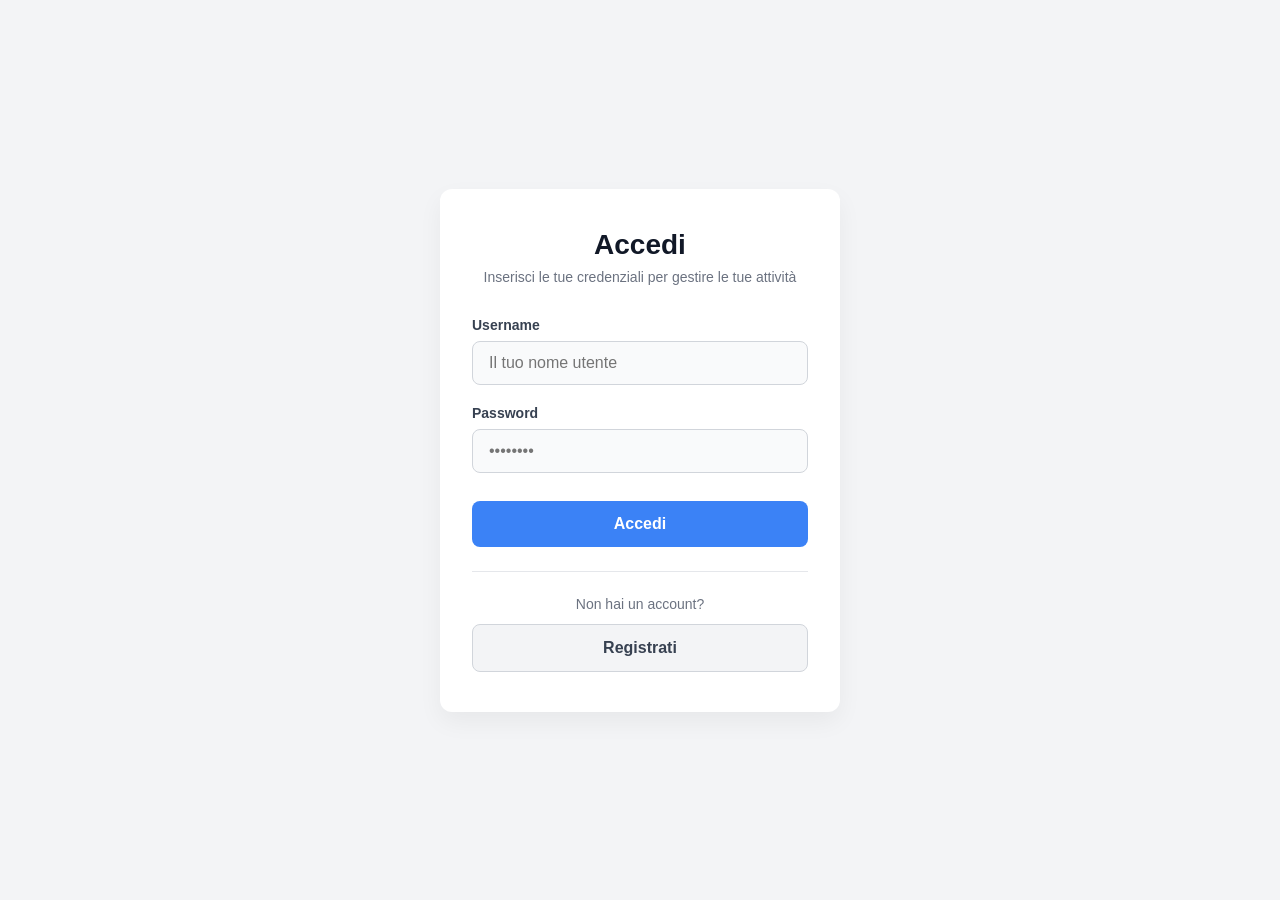
<file: index.html>
<!DOCTYPE html>
<html lang="it">
<head>
    <meta charset="UTF-8">
    <meta name="viewport" content="width=device-width, initial-scale=1.0">
    <title>TODO | Log-in</title>
    <link rel="stylesheet" href="./CSS/index.css">
</head>
<body>
    
    <main class="login-container">
        <form class="login-form" method="POST" action="./PHP/login.php">
            <h1>Accedi</h1>
            <p class="subtitle">Inserisci le tue credenziali per gestire le tue attività</p>

            <div class="input-group">
                <label for="username">Username</label>
                <input 
                    name="username" 
                    id="username" 
                    type="text" 
                    placeholder="Il tuo nome utente" 
                    required
                >
            </div>
            
            <div class="input-group">
                <label for="password">Password</label>
                <input 
                    name="password" 
                    id="password" 
                    type="password" 
                    placeholder="••••••••" 
                    required
                >
            </div>

            <button type="submit" class="btn-submit">Accedi</button>
        </form>

        <!-- Sezione per la registrazione -->
        <div class="register-section">
            <p>Non hai un account?</p>
            <a href="./HTML/signup.html" class="btn-register">Registrati</a>
        </div>
    </main>

</body>
</html>
</file>
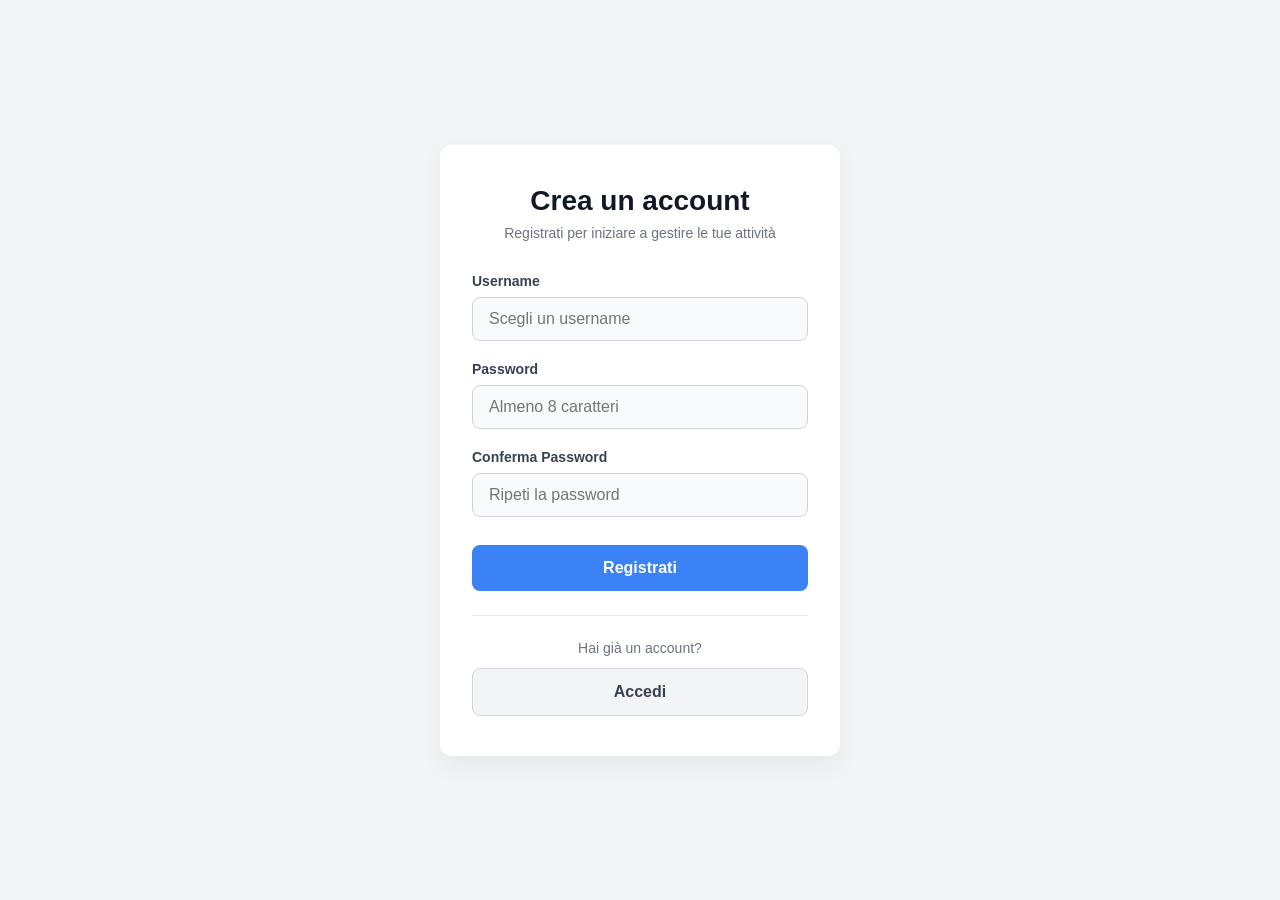
<file: HTML/signup.html>
<!DOCTYPE html>
<html lang="it">
<head>
    <meta charset="UTF-8">
    <meta name="viewport" content="width=device-width, initial-scale=1.0">
    <title>TODO | Registrazione</title>
    <link rel="stylesheet" href="../CSS/index.css">
</head>
<body>
    
    <main class="login-container">
        <form class="login-form" method="POST" action="../PHP/insert_users.php" onsubmit="check(event)">
            <h1>Crea un account</h1>
            <p class="subtitle">Registrati per iniziare a gestire le tue attività</p>

            <div class="input-group">
                <label for="username">Username</label>
                <input 
                    name="username" 
                    id="username" 
                    type="text" 
                    placeholder="Scegli un username" 
                    autocomplete="username" 
                    required
                >
            </div>
            
            <div class="input-group">
                <label for="password">Password</label>
                <input 
                    name="password" 
                    id="password" 
                    type="password" 
                    placeholder="Almeno 8 caratteri" 
                    minlength="8"
                    required
                >
            </div>

            <div class="input-group">
                <label for="confirm-password">Conferma Password</label>
                <input 
                    name="confirm_password" 
                    id="confirm-password" 
                    type="password" 
                    placeholder="Ripeti la password"
                    minlength="8"
                    required
                >
            </div>

            <button type="submit" class="btn-submit">Registrati</button>
        </form>

        <!-- Sezione per tornare al login -->
        <div class="register-section">
            <p>Hai già un account?</p>
            <a href="../index.html" class="btn-register">Accedi</a>
        </div>
    </main>

    <script>
        function check(event) {
            
            const prima = document.getElementById("password");
            const seconda = document.getElementById("confirm-password");

            if(prima.value !== seconda.value) {
                event.preventDefault(); // blocca l'invio del form
                alert("Le password non coincidono!");
            }
        }

    </script>

</body>
</html>
</file>
<file: CSS/index.css>
/* Reset di base e font */
* {
    box-sizing: border-box;
    margin: 0;
    padding: 0;
}

body {
    font-family: -apple-system, BlinkMacSystemFont, "Segoe UI", Roboto, Helvetica, Arial, sans-serif;
    background-color: #f3f4f6;
    color: #1f2937;
    display: flex;
    justify-content: center;
    align-items: center;
    min-height: 100vh;
    padding: 1rem;
}

/* Contenitore principale (Card) */
.login-container {
    background-color: #ffffff;
    width: 100%;
    max-width: 400px;
    padding: 2.5rem 2rem;
    border-radius: 12px;
    box-shadow: 0 10px 25px rgba(0, 0, 0, 0.05);
}

/* Titoli */
.login-form h1 {
    font-size: 1.75rem;
    font-weight: 700;
    margin-bottom: 0.5rem;
    text-align: center;
    color: #111827;
}

.subtitle {
    font-size: 0.875rem;
    color: #6b7280;
    text-align: center;
    margin-bottom: 2rem;
}

/* Campi del form */
.input-group {
    margin-bottom: 1.25rem;
}

.input-group label {
    display: block;
    font-size: 0.875rem;
    font-weight: 600;
    margin-bottom: 0.5rem;
    color: #374151;
}

.input-group input {
    width: 100%;
    padding: 0.75rem 1rem;
    font-size: 1rem;
    border: 1px solid #d1d5db;
    border-radius: 8px;
    background-color: #f9fafb;
    transition: border-color 0.2s, box-shadow 0.2s, background-color 0.2s;
}

/* Effetto quando si clicca dentro un campo */
.input-group input:focus {
    outline: none;
    background-color: #ffffff;
    border-color: #3b82f6;
    box-shadow: 0 0 0 3px rgba(59, 130, 246, 0.15);
}

/* Pulsante di invio */
.btn-submit {
    width: 100%;
    padding: 0.875rem;
    margin-top: 0.5rem;
    font-size: 1rem;
    font-weight: 600;
    color: #ffffff;
    background-color: #3b82f6;
    border: none;
    border-radius: 8px;
    cursor: pointer;
    transition: background-color 0.2s, transform 0.1s;
}

.btn-submit:hover {
    background-color: #2563eb;
}

.btn-submit:active {
    transform: scale(0.99);
}

/* Sezione Registrazione */
.register-section {
    margin-top: 1.5rem;
    padding-top: 1.5rem;
    border-top: 1px solid #e5e7eb;
    text-align: center;
}

.register-section p {
    font-size: 0.875rem;
    color: #6b7280;
    margin-bottom: 0.75rem;
}

.btn-register {
    display: block;
    width: 100%;
    padding: 0.875rem;
    font-size: 1rem;
    font-weight: 600;
    color: #374151;
    background-color: #f3f4f6;
    border: 1px solid #d1d5db;
    border-radius: 8px;
    text-decoration: none;
    transition: background-color 0.2s, border-color 0.2s;
}

.btn-register:hover {
    background-color: #e5e7eb;
    border-color: #9ca3af;
}
</file>
